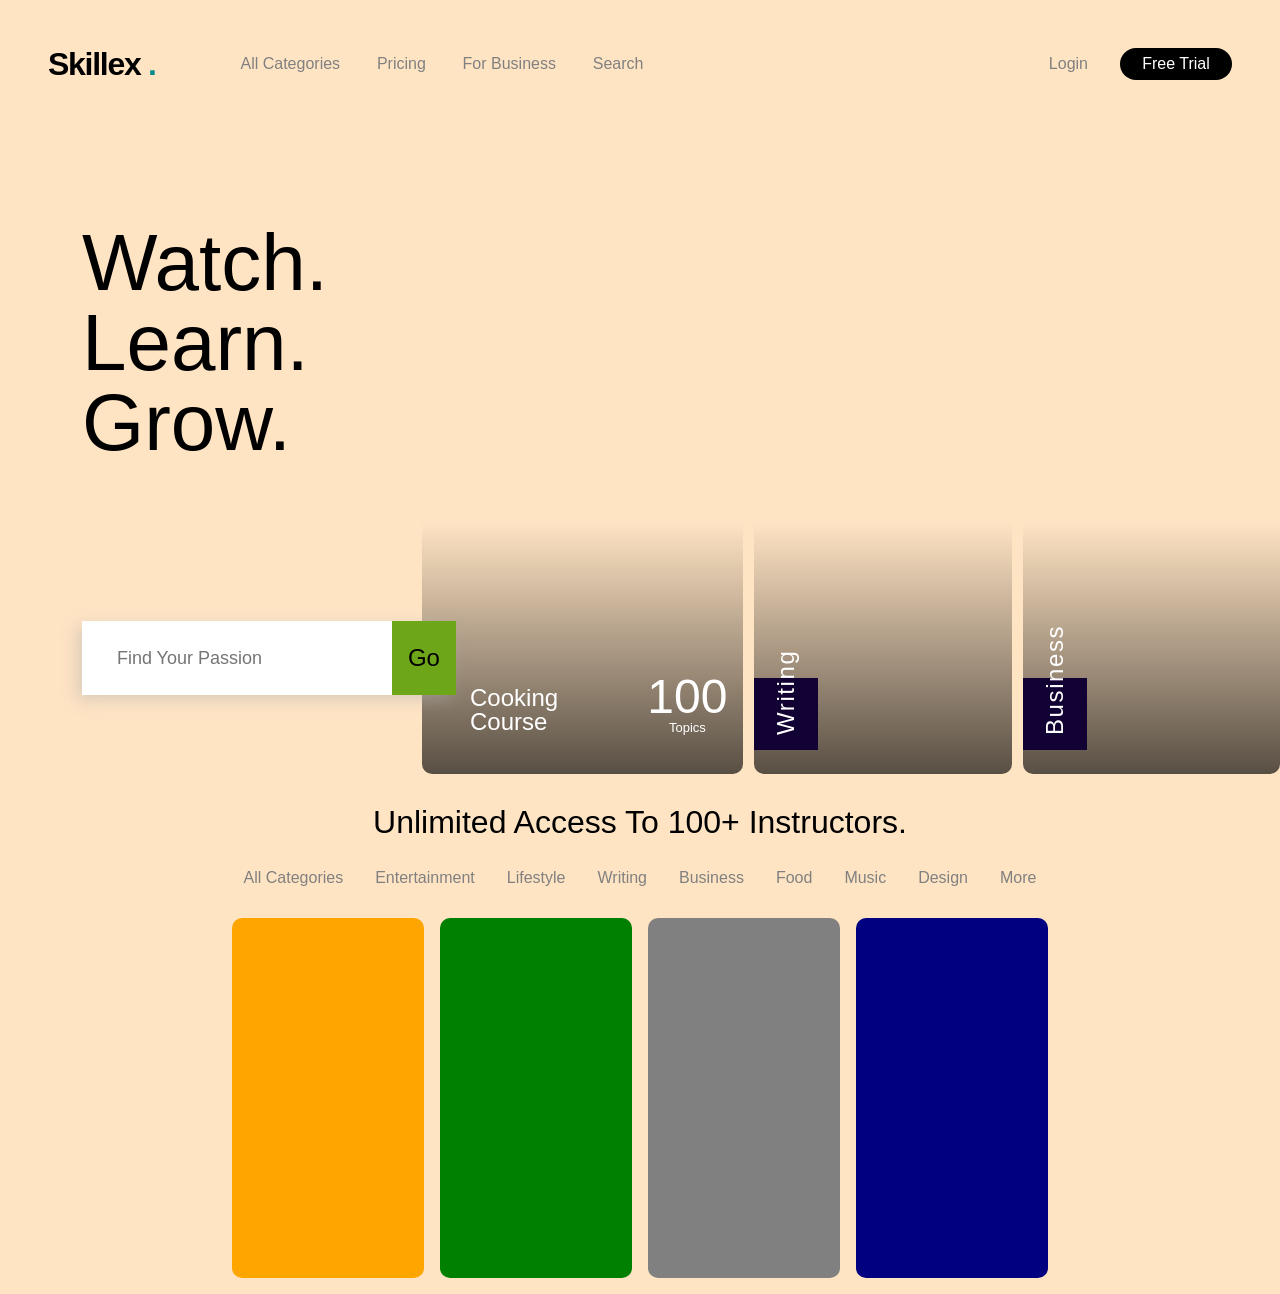
<file: 1 week/index.html>
<!DOCTYPE html>
<html lang="en">
	<head>
		<meta charset="UTF-8" />
		<meta http-equiv="X-UA-Compatible" content="IE=edge" />
		<meta name="viewport" content="width=device-width, initial-scale=1.0" />
		<title>Sabco & Szkieb Business Ltd.</title>
		<link rel="stylesheet" href="reset.css" />
		<link rel="stylesheet" href="styles.css" />
	</head>

	<body>
		<!-- ______________ -->
		<!-- Header section -->
		<!-- ______________ -->

		<header></header>
		<nav class="flexcontainer">
			<div id="flexitem1">
				<h1 id="logo">
					Skillex
					<span id="beautyspot">.</span>
				</h1>

				<a href>All Categories</a>
				<a href>Pricing</a>
				<a href>For Business</a>
				<a href>Search</a>
			</div>

			<div id="flexitem2">
				<a href id="login">Login</a>
				<a href id="trial">Free Trial</a>
			</div>
		</nav>

		<main>
			<!-- ____________ -->
			<!-- Hero section -->
			<!-- ____________ -->

			<div id="hero">
				<div id="hero-text">
					<p>
						Watch. <br />
						Learn. <br />
						Grow.
					</p>
					<div id="searchbar">
						<input type="text" placeholder="Find Your Passion" />
						<button>Go</button>
					</div>
				</div>
				<div id="hero-slides">
					<div id="cooking">
						<div class="left-side-text">
							<p>
								Cooking <br />
								Course
							</p>
						</div>
						<div class="right-side-text">
							<p class="big-text">100</p>
							<p class="small-text">Topics</p>
						</div>
					</div>
					<div id="writing">
						<!-- <img
							src="https://images.unsplash.com/photo-1573600073955-f15b3b6caab7"
							alt="writing instructor"
						/> -->
						<div class="slide-text-box">
							<p>Writing</p>
						</div>
						<div class="slide-alt-text">
							<div class="left-side-text">
								<p>
									Writing <br />
									Course
								</p>
							</div>
							<div class="right-side-text">
								<p class="big-text">200</p>
								<p class="small-text">Topics</p>
							</div>
						</div>
					</div>
					<div id="business">
						<!-- <img
							src="https://images.unsplash.com/photo-1531746020798-e6953c6e8e04"
							alt="Business instructor"
						/> -->
						<div class="slide-text-box">
							<p>Business</p>
						</div>
						<div class="slide-alt-text">
							<div class="left-side-text">
								<p>
									Business <br />
									Course
								</p>
							</div>
							<div class="right-side-text">
								<p class="big-text">666</p>
								<p class="small-text">Topics</p>
							</div>
						</div>
					</div>
				</div>
			</div>

			<!-- _________________ -->
			<!-- Portfolio section -->
			<!-- _________________ -->

			<div id="portfolio">
				<h2>Unlimited Access To 100+ Instructors.</h2>
				<div id="course-catalogue">
					<p>All Categories</p>
					<p>Entertainment</p>
					<p>Lifestyle</p>
					<p>Writing</p>
					<p>Business</p>
					<p>Food</p>
					<p>Music</p>
					<p>Design</p>
					<p>More</p>
				</div>
				<div id="cards">
					<div id="orange-card"></div>
					<div id="green-card"></div>
					<div id="grey-card"></div>
					<div id="blue-card"></div>
				</div>
			</div>
		</main>
	</body>
</html>
</file>
<file: 1 week/styles.css>
h2 {
	font-size: xx-large;
}

body {
	background-color: bisque;
	font-family: -apple-system, BlinkMacSystemFont, "Segoe UI", Roboto, Oxygen,
		Ubuntu, Cantarell, "Open Sans", "Helvetica Neue", sans-serif;
}

a {
	text-decoration: none;
}

/* ____________ */
/* Header section */
/* ____________ */

/* #mainbox {
	display: flex;
	justify-content: space-between;
	padding: 1.5rem;
} */

.flexcontainer {
	display: flex;
	justify-content: space-between;
	padding: 3rem;
}

.flexcontainer a {
	color: grey;
}

#flexitem1 {
	display: flex;
	justify-content: space-between;
	align-items: center;
	gap: 2.3rem;
}

#logo {
	font-weight: 800;
	font-size: xx-large;
	letter-spacing: -0.08rem;
	padding-right: 3rem;
}

#beautyspot {
	color: darkcyan;
}

#flexitem1 a:hover {
	text-decoration: underline;
	color: black;
}

#login:hover {
	text-decoration: underline;
	color: black;
}

#flexitem2 {
	display: flex;
	justify-content: space-between;
	align-items: center;
	gap: 2rem;
}

#trial {
	background-color: black;
	width: 6rem;
	text-align: center;
	padding: 0.5rem;
	border-radius: 8em;
	color: white;
}

/* #trial a:hover {
	text-decoration: none;

} */

/* ____________ */
/* Hero Section */
/* ____________ */

#hero {
	display: flex;
	justify-content: space-between;
	height: 70vh;
	padding: 1rem 0 1rem 2rem;
	gap: 1rem;
}

#hero-text {
	flex: 2;
	display: flex;
	flex-direction: column;
	justify-content: space-around;
	position: relative;
	left: 4%;
}

#hero-text p {
	font-size: 5rem;
}

#searchbar {
	display: flex;
	width: fit-content;
	box-shadow: -5px 5px 15px rgba(175, 175, 174, 0.46);
}

#searchbar input {
	height: 4rem;
	width: 15rem;
	border: none;
	padding: 5px 35px;
	font-size: large;
}

#searchbar button {
	height: 100%;
	font-size: x-large;
	background-color: rgb(110, 166, 25);
	padding: 1rem;
}

#searchbar button:active {
	background-color: green;
}

#hero-slides {
	flex: 5;
	display: flex;
	justify-content: space-between;
	gap: 0.5rem;
}

.right-side-text {
	display: flex;
	flex-direction: column;
	align-items: center;
}

.big-text {
	font-size: 3rem;
}

.small-text {
	font-size: small;
}

#cooking {
	background: linear-gradient(
			to bottom,
			rgba(255, 135, 135, 0) 60%,
			rgba(0, 0, 0, 0.653)
		),
		url(https://images.unsplash.com/photo-1554151228-14d9def656e4);
	background-size: cover;
	width: 30%;
	border-radius: 10px;
	display: flex;
	align-items: flex-end;
	justify-content: space-between;
	padding: 0 1rem 2.5rem 3rem;
	color: white;
	font-size: x-large;
}

#writing {
	background: linear-gradient(
			to bottom,
			rgba(255, 135, 135, 0) 60%,
			rgba(0, 0, 0, 0.653)
		),
		url(https://images.unsplash.com/photo-1573600073955-f15b3b6caab7);
	background-size: cover;
	width: 30%;
	border-radius: 10px;
	display: flex;
	align-items: flex-end;
	padding-bottom: 1.5rem;
}

#business {
	background: linear-gradient(
			to bottom,
			rgba(255, 135, 135, 0) 60%,
			rgba(0, 0, 0, 0.653)
		),
		url("https://images.unsplash.com/photo-1531746020798-e6953c6e8e04");
	background-size: cover;
	width: 30%;
	border-radius: 10px;
	display: flex;
	align-items: flex-end;
	padding-bottom: 1.5rem;
}

.slide-text-box {
	background-color: rgb(18, 2, 51);
	color: white;
	font-size: x-large;
	width: 4rem;
	height: 4.5rem;
}

.slide-text-box p {
	transform: rotate(270deg);
	letter-spacing: 0.1rem;
	position: relative;
	bottom: -0.8rem;
}

/* ___________ */
/*  Portfolio  */
/* ___________ */

#portfolio {
	display: flex;
	flex-direction: column;
	align-items: center;
	gap: 1rem;
}

#portfolio h2 {
	padding: 1rem;
}

#course-catalogue {
	display: flex;
	justify-content: space-between;
	gap: 2rem;
}

#course-catalogue p {
	color: grey;
}

#course-catalogue p:hover {
	color: black;
	text-decoration: underline;
}

#cards {
	display: flex;
	justify-content: space-between;
	gap: 1rem;
	padding: 1rem;
}

#cards div {
	width: 15vw;
	height: 40vh;
	border-radius: 10px;
}

#orange-card {
	background-color: orange;
}

#green-card {
	background-color: green;
}

#grey-card {
	background-color: grey;
}

#blue-card {
	background-color: navy;
}

/* ___________ */
/* Hover shenanigans */
/* ___________ */

.slide-alt-text {
	opacity: 0;
}

/* .slide-alt-text {
	background-color: rgb(18, 2, 51);
	color: white;
	font-size: x-large;
	width: 4rem;
	height: 4.5rem;
}

#cooking:hover p {
opacity: 0;
}

#cooking:hover {
transform: scale(1.2);

}

#writing:hover {
transform: scale(1.2);
}

#writing:hover .slide-text-box p {
opacity: 0
}

#writing:hover .slide-text-box {
opacity: 0
}

#writing:hover .slide-alt-text {
color: white;
opacity: 100
}

#business:hover {
transform: scale(1.2);
position: relative;
right: 3%;
top: 8%;
}

#business:hover .slide-text-box p {
opacity: 0
}

#business:hover .slide-text-box {
opacity: 0
}

#business:hover .slide-alt-text {
color: white;
opacity: 100
} */
</file>
